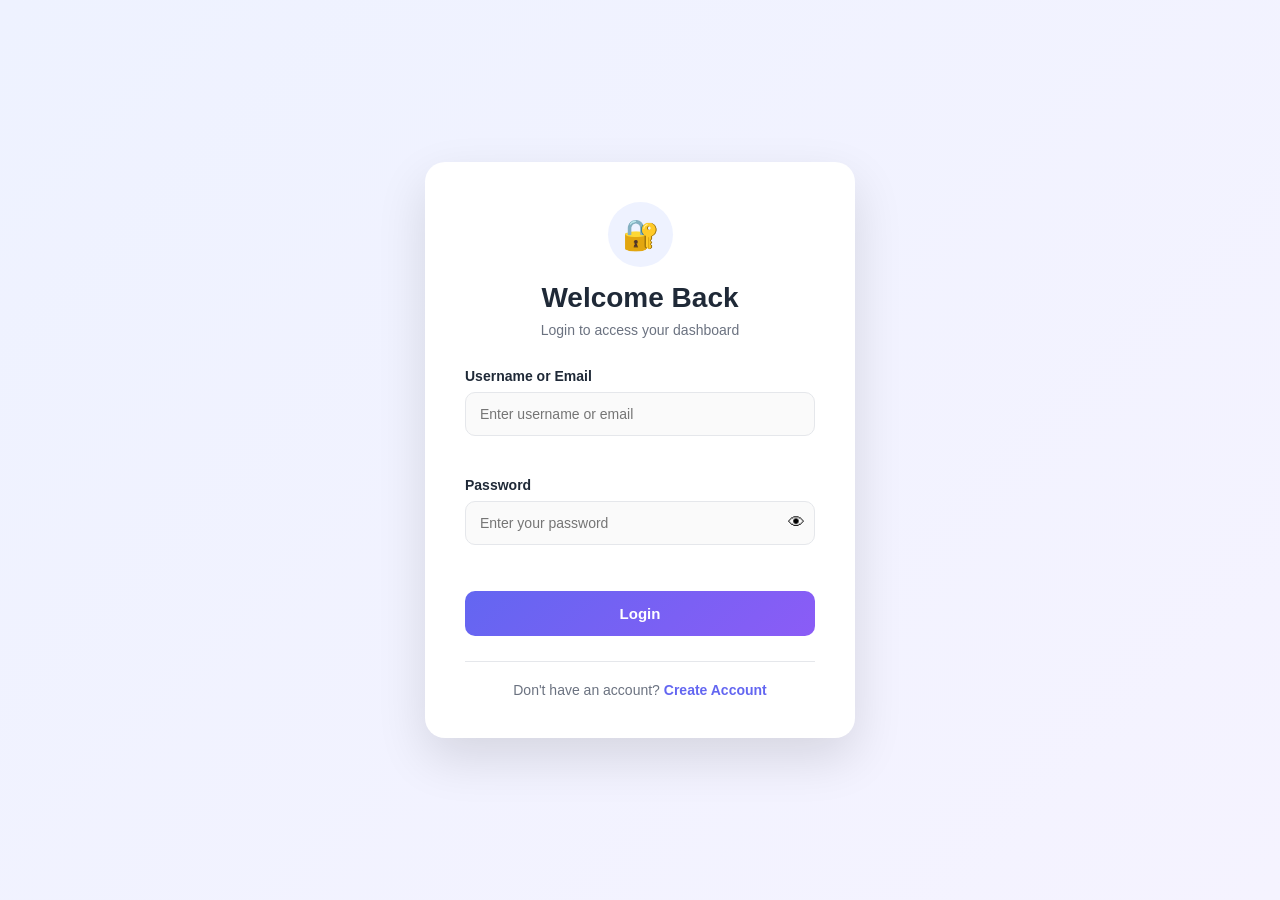
<file: index.html>
<!DOCTYPE html>
<html lang="en">
<head>
    <meta charset="UTF-8">
    <meta name="viewport" content="width=device-width, initial-scale=1.0">
    <title>Login | OIBSIP Authentication</title>
    <link rel="stylesheet" href="style.css">
</head>

<body>

    <div class="auth-container">

        <div class="auth-card">

            <div class="brand">
                <div class="brand-icon">🔐</div>
                <h1>Welcome Back</h1>
                <p>Login to access your dashboard</p>
            </div>

            <form id="loginForm">

                <div class="form-group">
                    <label for="loginEmail">Username or Email</label>
                    <input
                        type="text"
                        id="loginEmail"
                        placeholder="Enter username or email"
                        autocomplete="username"
                    >
                    <small class="field-error" id="loginEmailError"></small>
                </div>

                <div class="form-group">
                    <label for="loginPassword">Password</label>

                    <div class="password-wrapper">
                        <input
                            type="password"
                            id="loginPassword"
                            placeholder="Enter your password"
                            autocomplete="current-password"
                        >
                        <button
                            type="button"
                            class="toggle-password"
                            id="toggleLoginPassword"
                        >
                            👁
                        </button>
                    </div>

                    <small class="field-error" id="loginPasswordError"></small>
                </div>

                <div id="loginMessage" class="message"></div>

                <button type="submit" class="btn-primary">
                    Login
                </button>

            </form>

            <div class="auth-footer">
                <p>
                    Don't have an account?
                    <a href="register.html">Create Account</a>
                </p>
            </div>

        </div>

    </div>

    <script src="auth.js"></script>
</body>
</html>
</file>
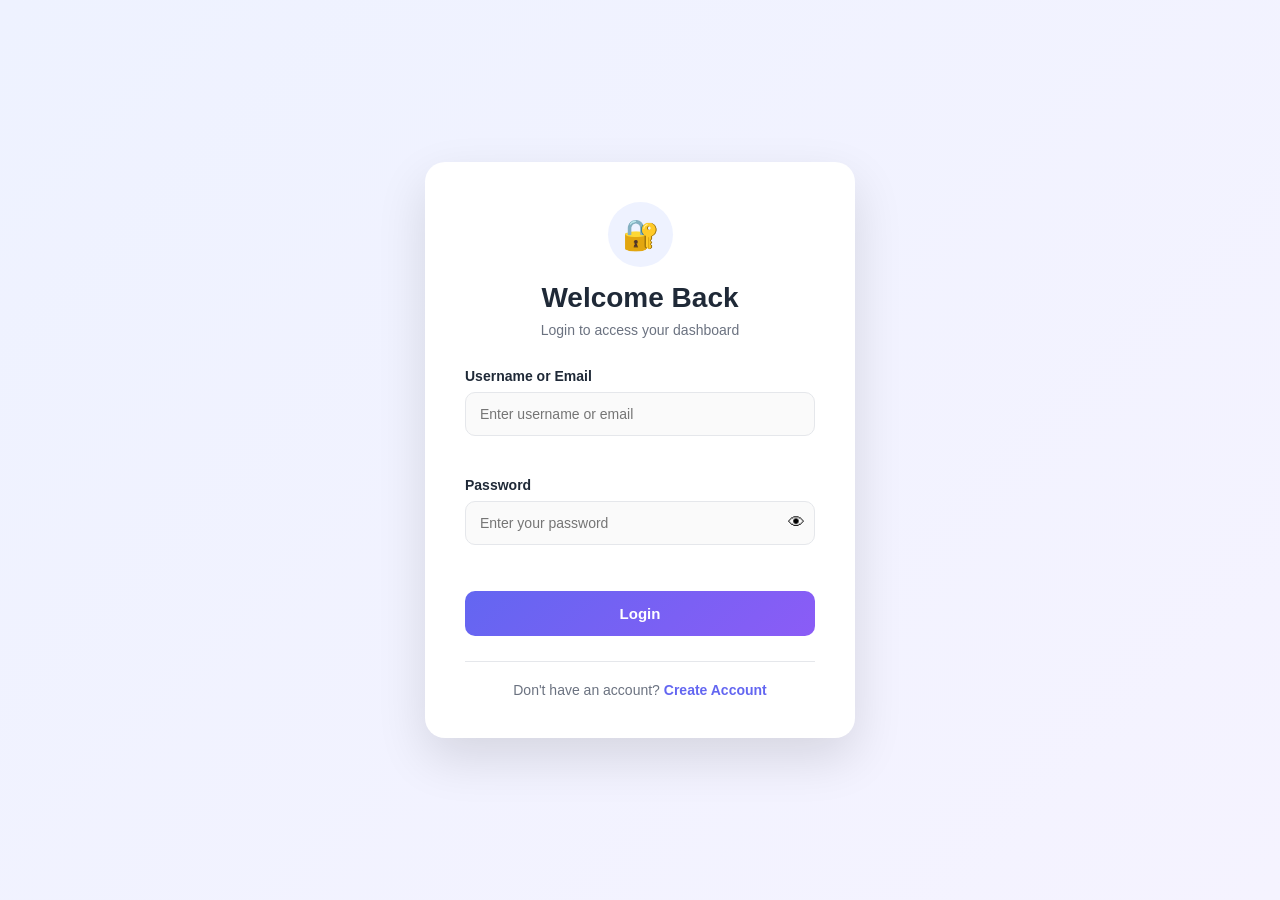
<file: dashboard.html>
<!DOCTYPE html>
<html lang="en">
<head>
    <meta charset="UTF-8">
    <meta name="viewport" content="width=device-width, initial-scale=1.0">
    <title>Dashboard | OIBSIP Authentication</title>
    <link rel="stylesheet" href="style.css">
</head>

<body>

    <div class="dashboard-container">

        <nav class="navbar">

            <div class="nav-brand">
                🔐 AuthSystem
            </div>

            <button id="logoutBtn" class="logout-btn">
                Logout
            </button>

        </nav>

        <main class="dashboard-content">

            <div class="welcome-card">

                <div class="welcome-icon">
                    👋
                </div>

                <h1>
                    Welcome, <span id="dashboardUsername">User</span>!
                </h1>

                <p>
                    You have successfully logged in to your protected dashboard.
                </p>

                <div class="user-info">

                    <div class="info-item">
                        <span class="info-label">Username</span>
                        <span id="userUsername" class="info-value"></span>
                    </div>

                    <div class="info-item">
                        <span class="info-label">Email</span>
                        <span id="userEmail" class="info-value"></span>
                    </div>

                    <div class="info-item">
                        <span class="info-label">Account Status</span>
                        <span class="status-badge">Active</span>
                    </div>

                </div>

            </div>

            <div class="dashboard-grid">

                <div class="dashboard-card">
                    <div class="card-icon">🔒</div>
                    <h3>Protected Access</h3>
                    <p>
                        This dashboard is accessible only after successful authentication.
                    </p>
                </div>

                <div class="dashboard-card">
                    <div class="card-icon">🛡️</div>
                    <h3>Secure Password</h3>
                    <p>
                        Your password is stored as a SHA-256 hash instead of plain text.
                    </p>
                </div>

                <div class="dashboard-card">
                    <div class="card-icon">💻</div>
                    <h3>Client-Side System</h3>
                    <p>
                        Authentication data is managed using JavaScript and localStorage.
                    </p>
                </div>

            </div>

        </main>

        <footer class="dashboard-footer">
            <p>OIBSIP • Web Development & Designing • Level 2 Task 4</p>
        </footer>

    </div>

    <script src="auth.js"></script>
</body>
</html>
</file>
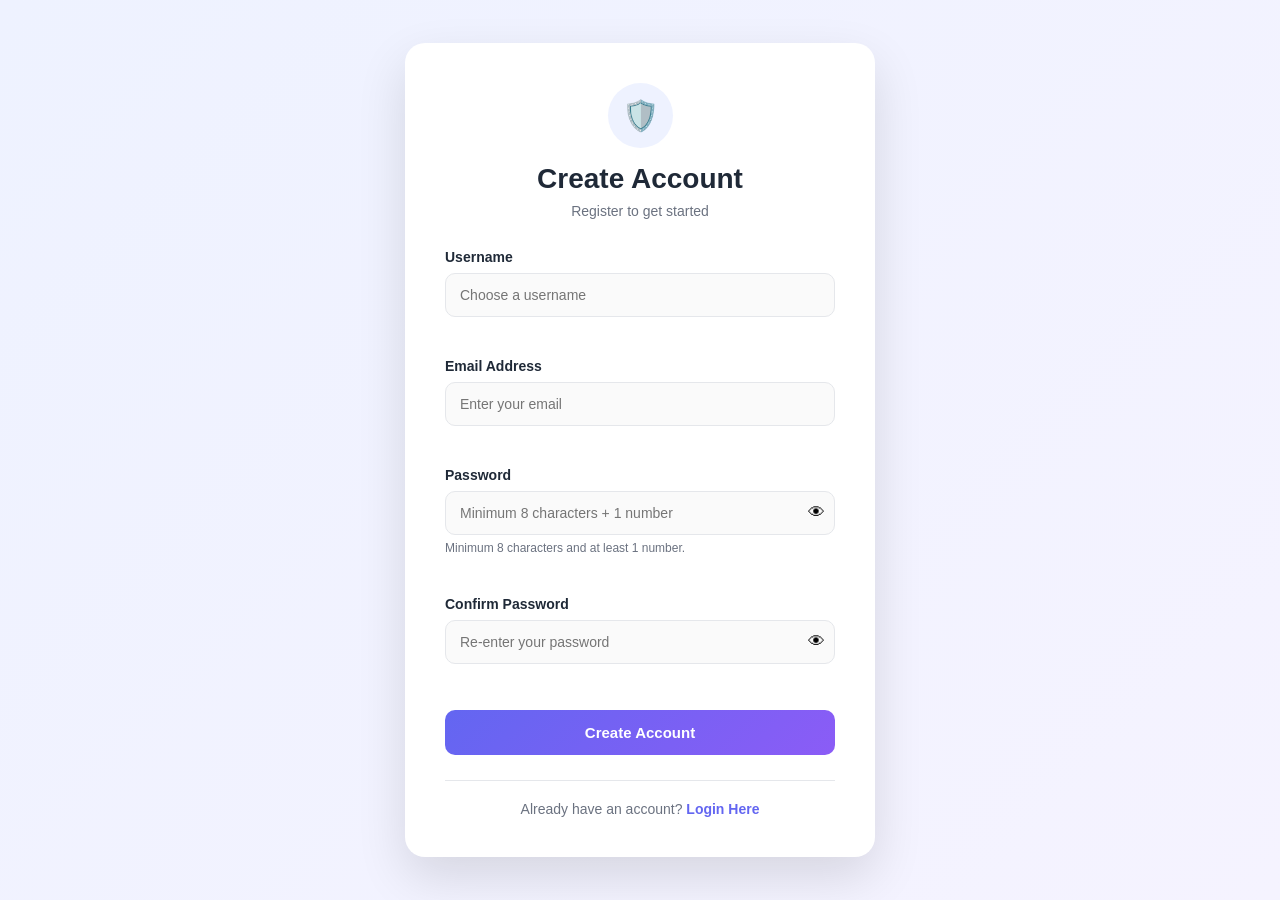
<file: register.html>
<!DOCTYPE html>
<html lang="en">
<head>
    <meta charset="UTF-8">
    <meta name="viewport" content="width=device-width, initial-scale=1.0">
    <title>Register | OIBSIP Authentication</title>
    <link rel="stylesheet" href="style.css">
</head>

<body>

    <div class="auth-container">

        <div class="auth-card register-card">

            <div class="brand">
                <div class="brand-icon">🛡️</div>
                <h1>Create Account</h1>
                <p>Register to get started</p>
            </div>

            <form id="registerForm">

                <div class="form-group">
                    <label for="registerUsername">Username</label>

                    <input
                        type="text"
                        id="registerUsername"
                        placeholder="Choose a username"
                        autocomplete="username"
                    >

                    <small class="field-error" id="usernameError"></small>
                </div>

                <div class="form-group">
                    <label for="registerEmail">Email Address</label>

                    <input
                        type="email"
                        id="registerEmail"
                        placeholder="Enter your email"
                        autocomplete="email"
                    >

                    <small class="field-error" id="emailError"></small>
                </div>

                <div class="form-group">
                    <label for="registerPassword">Password</label>

                    <div class="password-wrapper">

                        <input
                            type="password"
                            id="registerPassword"
                            placeholder="Minimum 8 characters + 1 number"
                            autocomplete="new-password"
                        >

                        <button
                            type="button"
                            class="toggle-password"
                            id="toggleRegisterPassword"
                        >
                            👁
                        </button>

                    </div>

                    <small class="password-hint">
                        Minimum 8 characters and at least 1 number.
                    </small>

                    <small class="field-error" id="passwordError"></small>
                </div>

                <div class="form-group">
                    <label for="confirmPassword">Confirm Password</label>

                    <div class="password-wrapper">

                        <input
                            type="password"
                            id="confirmPassword"
                            placeholder="Re-enter your password"
                            autocomplete="new-password"
                        >

                        <button
                            type="button"
                            class="toggle-password"
                            id="toggleConfirmPassword"
                        >
                            👁
                        </button>

                    </div>

                    <small class="field-error" id="confirmPasswordError"></small>
                </div>

                <div id="registerMessage" class="message"></div>

                <button type="submit" class="btn-primary">
                    Create Account
                </button>

            </form>

            <div class="auth-footer">
                <p>
                    Already have an account?
                    <a href="index.html">Login Here</a>
                </p>
            </div>

        </div>

    </div>

    <script src="auth.js"></script>
</body>
</html>
</file>
<file: style.css>
* {
    margin: 0;
    padding: 0;
    box-sizing: border-box;
}

:root {
    --primary: #6366f1;
    --primary-dark: #4f46e5;
    --secondary: #8b5cf6;
    --text: #1f2937;
    --muted: #6b7280;
    --border: #e5e7eb;
    --background: #f3f4f6;
    --white: #ffffff;
    --danger: #dc2626;
    --success: #16a34a;
}

body {
    font-family: Arial, Helvetica, sans-serif;
    background: linear-gradient(135deg, #eef2ff, #f5f3ff);
    color: var(--text);
    min-height: 100vh;
}

/* =========================
   AUTHENTICATION PAGES
========================= */

.auth-container {
    min-height: 100vh;
    display: flex;
    justify-content: center;
    align-items: center;
    padding: 30px 20px;
}

.auth-card {
    width: 100%;
    max-width: 430px;
    background: var(--white);
    padding: 40px;
    border-radius: 20px;
    box-shadow: 0 20px 50px rgba(0, 0, 0, 0.12);
    animation: fadeIn 0.5s ease;
}

.register-card {
    max-width: 470px;
}

.brand {
    text-align: center;
    margin-bottom: 30px;
}

.brand-icon {
    width: 65px;
    height: 65px;
    margin: 0 auto 15px;
    display: flex;
    justify-content: center;
    align-items: center;
    background: #eef2ff;
    border-radius: 50%;
    font-size: 30px;
}

.brand h1 {
    font-size: 28px;
    margin-bottom: 8px;
}

.brand p {
    color: var(--muted);
    font-size: 14px;
}

/* =========================
   FORM
========================= */

.form-group {
    margin-bottom: 20px;
}

.form-group label {
    display: block;
    font-size: 14px;
    font-weight: 600;
    margin-bottom: 8px;
}

.form-group input {
    width: 100%;
    padding: 13px 14px;
    border: 1px solid var(--border);
    border-radius: 10px;
    outline: none;
    font-size: 14px;
    transition: 0.3s;
    background: #fafafa;
}

.form-group input:focus {
    border-color: var(--primary);
    background: var(--white);
    box-shadow: 0 0 0 3px rgba(99, 102, 241, 0.12);
}

.password-wrapper {
    position: relative;
}

.password-wrapper input {
    padding-right: 45px;
}

.toggle-password {
    position: absolute;
    right: 10px;
    top: 50%;
    transform: translateY(-50%);
    border: none;
    background: transparent;
    cursor: pointer;
    font-size: 17px;
}

.password-hint {
    display: block;
    margin-top: 6px;
    font-size: 12px;
    color: var(--muted);
}

.field-error {
    display: block;
    color: var(--danger);
    font-size: 12px;
    margin-top: 6px;
    min-height: 15px;
}

/* =========================
   BUTTON
========================= */

.btn-primary {
    width: 100%;
    border: none;
    padding: 14px;
    border-radius: 10px;
    background: linear-gradient(
        135deg,
        var(--primary),
        var(--secondary)
    );
    color: white;
    font-size: 15px;
    font-weight: 600;
    cursor: pointer;
    transition: 0.3s;
    margin-top: 5px;
}

.btn-primary:hover {
    transform: translateY(-2px);
    box-shadow: 0 8px 20px rgba(99, 102, 241, 0.3);
}

.btn-primary:active {
    transform: translateY(0);
}

/* =========================
   MESSAGES
========================= */

.message {
    display: none;
    padding: 11px 12px;
    border-radius: 8px;
    margin-bottom: 15px;
    font-size: 13px;
    line-height: 1.4;
}

.message.error {
    display: block;
    background: #fef2f2;
    color: var(--danger);
    border: 1px solid #fecaca;
}

.message.success {
    display: block;
    background: #f0fdf4;
    color: var(--success);
    border: 1px solid #bbf7d0;
}

/* =========================
   FOOTER
========================= */

.auth-footer {
    text-align: center;
    margin-top: 25px;
    padding-top: 20px;
    border-top: 1px solid var(--border);
}

.auth-footer p {
    font-size: 14px;
    color: var(--muted);
}

.auth-footer a {
    color: var(--primary);
    font-weight: 600;
    text-decoration: none;
}

.auth-footer a:hover {
    text-decoration: underline;
}

/* =========================
   DASHBOARD
========================= */

.dashboard-container {
    min-height: 100vh;
    display: flex;
    flex-direction: column;
}

.navbar {
    height: 70px;
    padding: 0 6%;
    background: var(--white);
    display: flex;
    justify-content: space-between;
    align-items: center;
    box-shadow: 0 2px 12px rgba(0, 0, 0, 0.08);
}

.nav-brand {
    font-size: 20px;
    font-weight: 700;
}

.logout-btn {
    padding: 10px 20px;
    border: none;
    border-radius: 8px;
    background: #fee2e2;
    color: #b91c1c;
    font-weight: 600;
    cursor: pointer;
    transition: 0.3s;
}

.logout-btn:hover {
    background: #fecaca;
}

.dashboard-content {
    width: 90%;
    max-width: 1100px;
    margin: 50px auto;
    flex: 1;
}

.welcome-card {
    background: var(--white);
    padding: 40px;
    border-radius: 20px;
    box-shadow: 0 15px 40px rgba(0, 0, 0, 0.08);
    text-align: center;
    margin-bottom: 30px;
}

.welcome-icon {
    font-size: 45px;
    margin-bottom: 15px;
}

.welcome-card h1 {
    font-size: 32px;
    margin-bottom: 10px;
}

.welcome-card h1 span {
    color: var(--primary);
}

.welcome-card > p {
    color: var(--muted);
    margin-bottom: 30px;
}

.user-info {
    max-width: 600px;
    margin: auto;
    display: grid;
    grid-template-columns: repeat(3, 1fr);
    gap: 15px;
}

.info-item {
    padding: 18px;
    background: #f9fafb;
    border: 1px solid var(--border);
    border-radius: 12px;
}

.info-label {
    display: block;
    color: var(--muted);
    font-size: 12px;
    margin-bottom: 7px;
}

.info-value {
    display: block;
    font-weight: 600;
    font-size: 14px;
    word-break: break-word;
}

.status-badge {
    display: inline-block;
    background: #dcfce7;
    color: #15803d;
    padding: 5px 10px;
    border-radius: 20px;
    font-size: 12px;
    font-weight: 600;
}

/* =========================
   DASHBOARD CARDS
========================= */

.dashboard-grid {
    display: grid;
    grid-template-columns: repeat(3, 1fr);
    gap: 20px;
}

.dashboard-card {
    background: var(--white);
    padding: 30px;
    border-radius: 16px;
    box-shadow: 0 10px 25px rgba(0, 0, 0, 0.06);
    transition: 0.3s;
}

.dashboard-card:hover {
    transform: translateY(-5px);
}

.card-icon {
    font-size: 32px;
    margin-bottom: 15px;
}

.dashboard-card h3 {
    margin-bottom: 10px;
    font-size: 18px;
}

.dashboard-card p {
    color: var(--muted);
    font-size: 14px;
    line-height: 1.6;
}

/* =========================
   DASHBOARD FOOTER
========================= */

.dashboard-footer {
    text-align: center;
    padding: 25px;
    color: var(--muted);
    font-size: 13px;
}

/* =========================
   ANIMATION
========================= */

@keyframes fadeIn {
    from {
        opacity: 0;
        transform: translateY(15px);
    }

    to {
        opacity: 1;
        transform: translateY(0);
    }
}

/* =========================
   RESPONSIVE
========================= */

@media (max-width: 768px) {

    .auth-card {
        padding: 30px 25px;
    }

    .dashboard-content {
        width: 94%;
        margin: 30px auto;
    }

    .welcome-card {
        padding: 30px 20px;
    }

    .welcome-card h1 {
        font-size: 26px;
    }

    .user-info {
        grid-template-columns: 1fr;
    }

    .dashboard-grid {
        grid-template-columns: 1fr;
    }

    .navbar {
        padding: 0 20px;
    }
}

@media (max-width: 480px) {

    .auth-container {
        padding: 20px 15px;
    }

    .auth-card {
        padding: 25px 20px;
        border-radius: 15px;
    }

    .brand h1 {
        font-size: 24px;
    }

    .nav-brand {
        font-size: 17px;
    }

    .logout-btn {
        padding: 8px 14px;
    }
}
</file>
